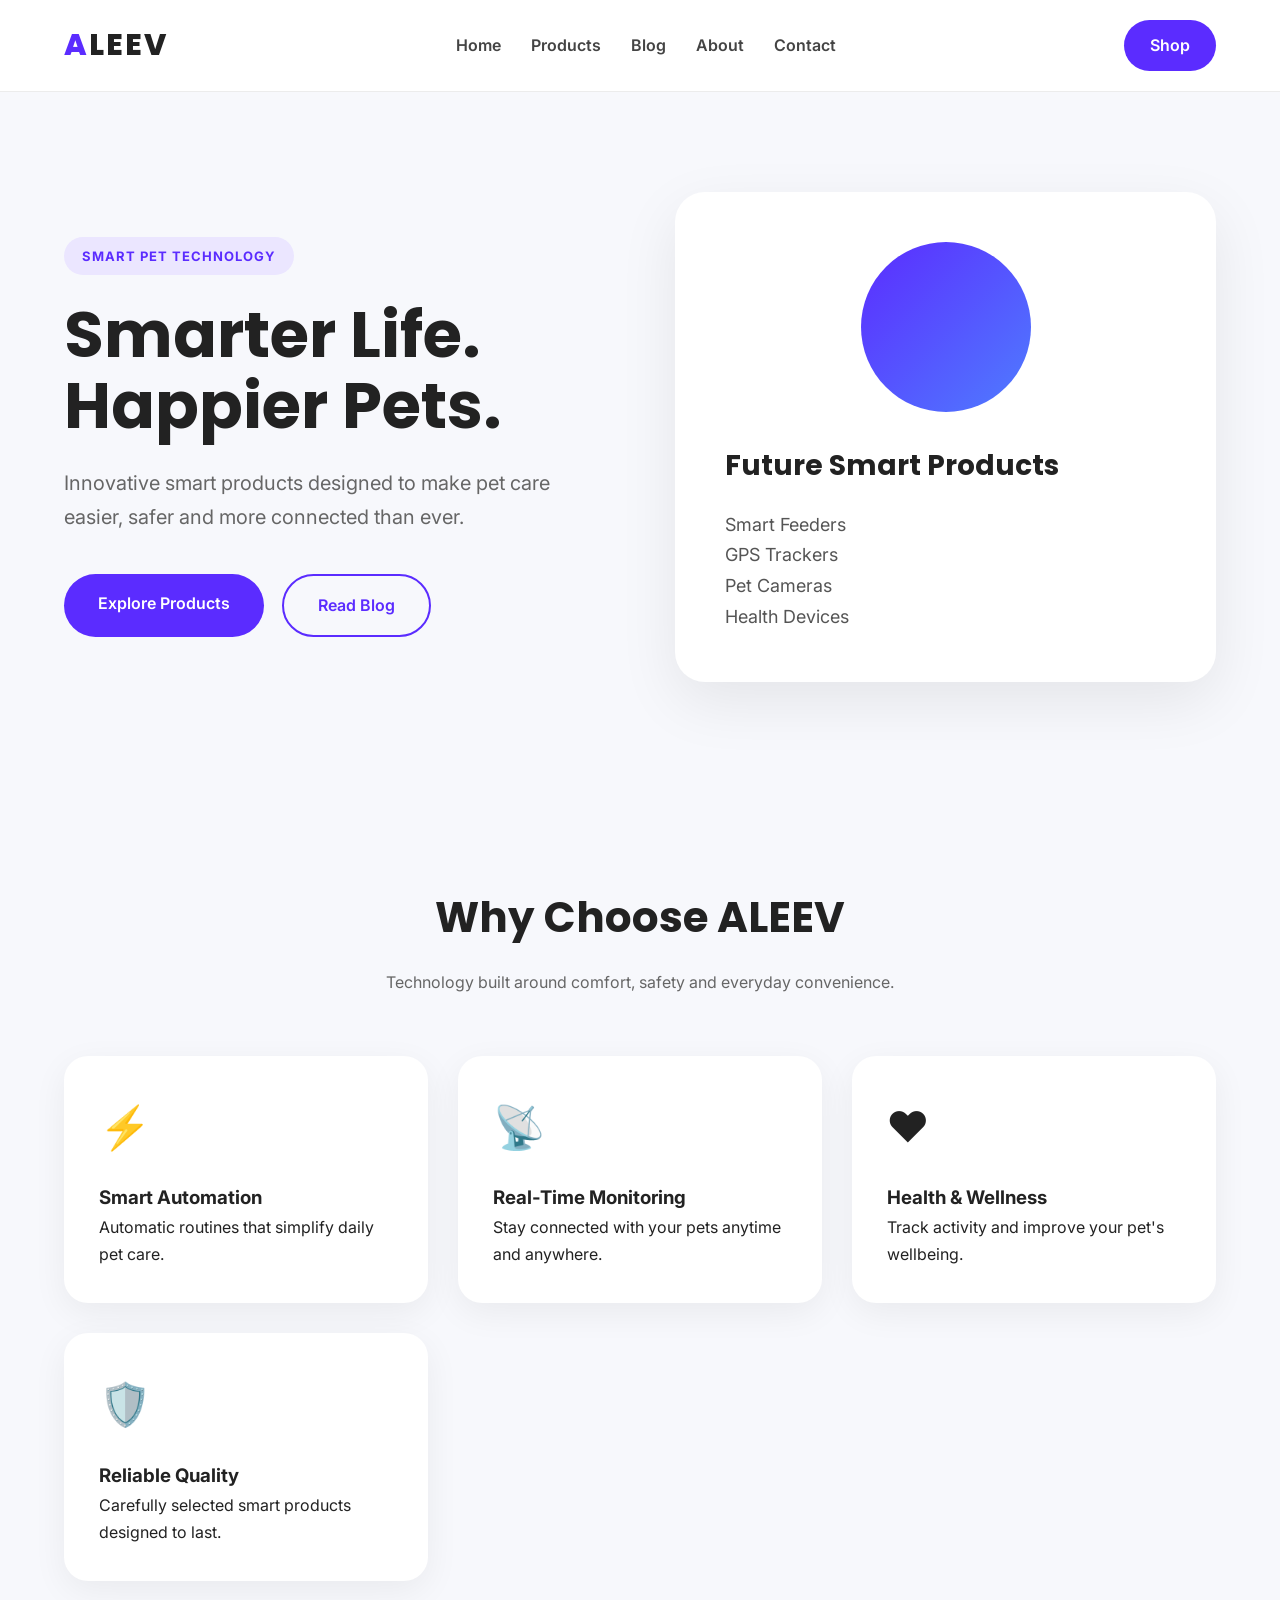
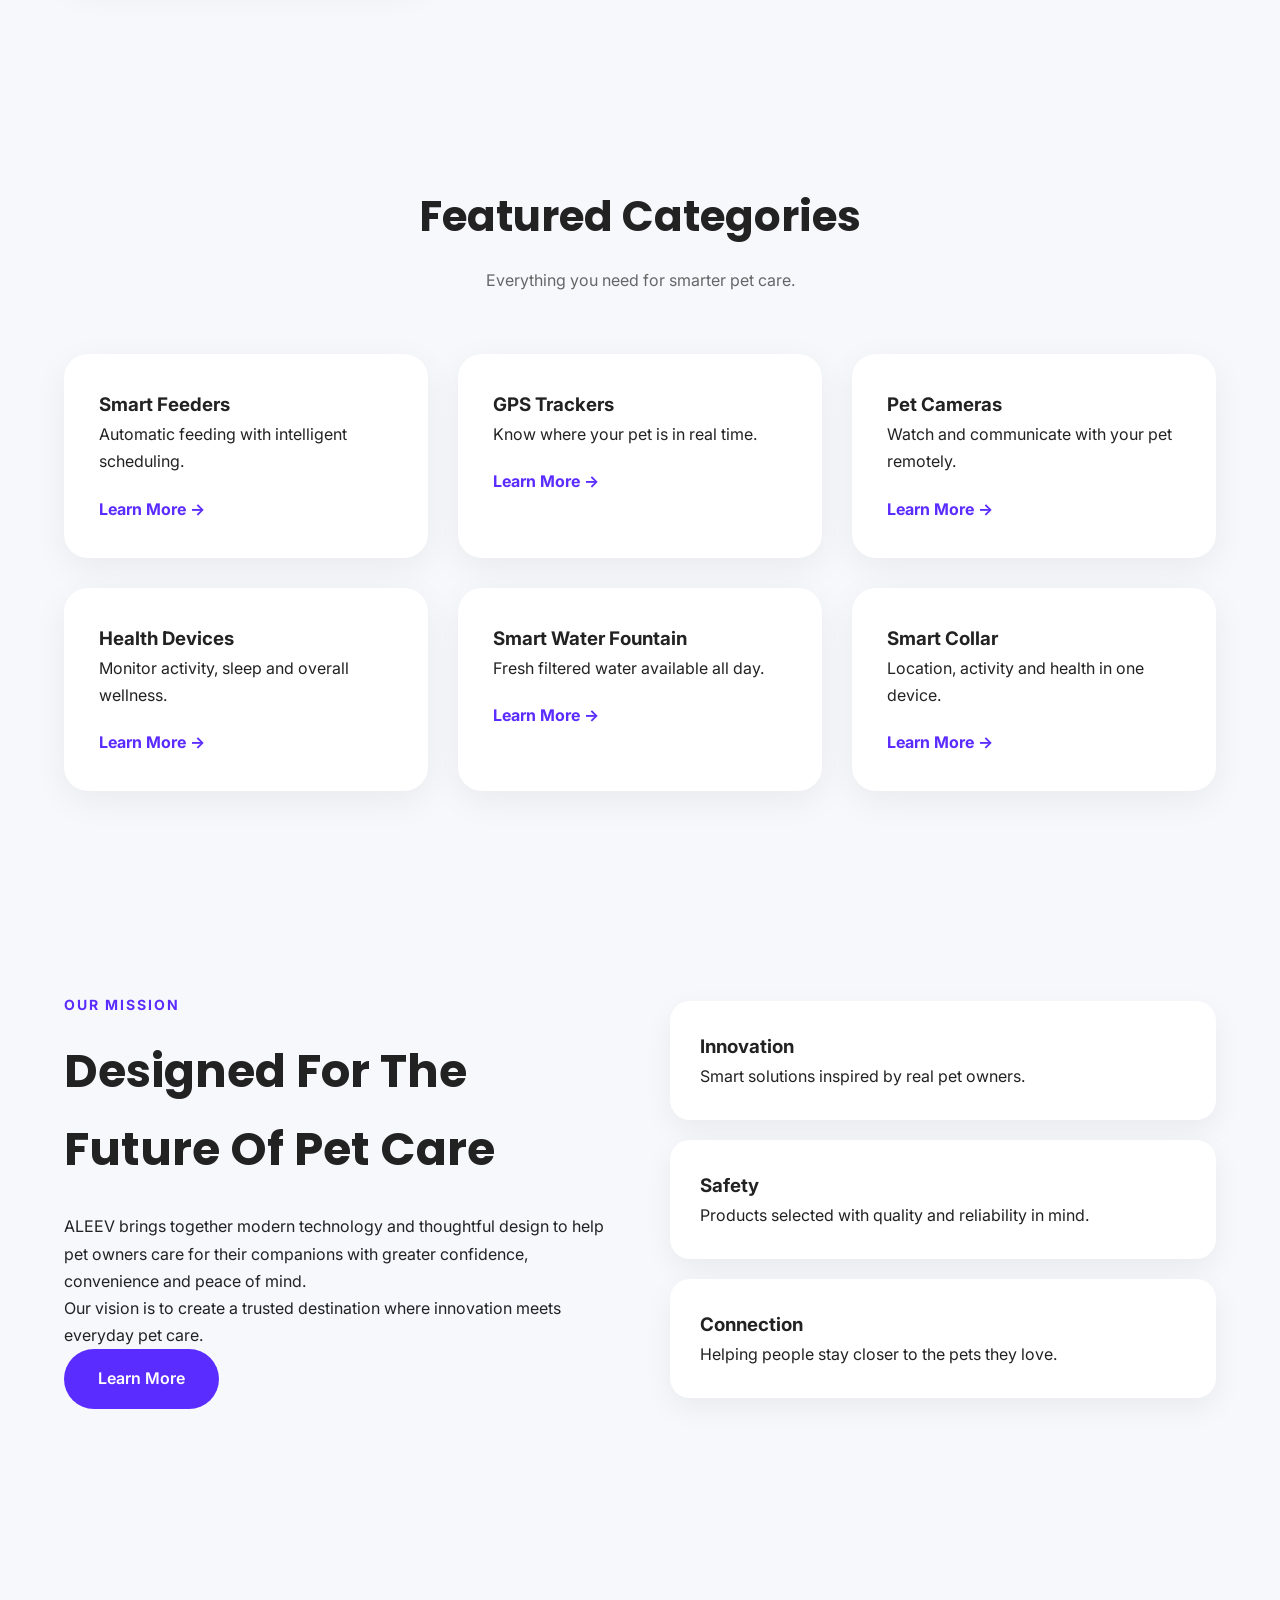
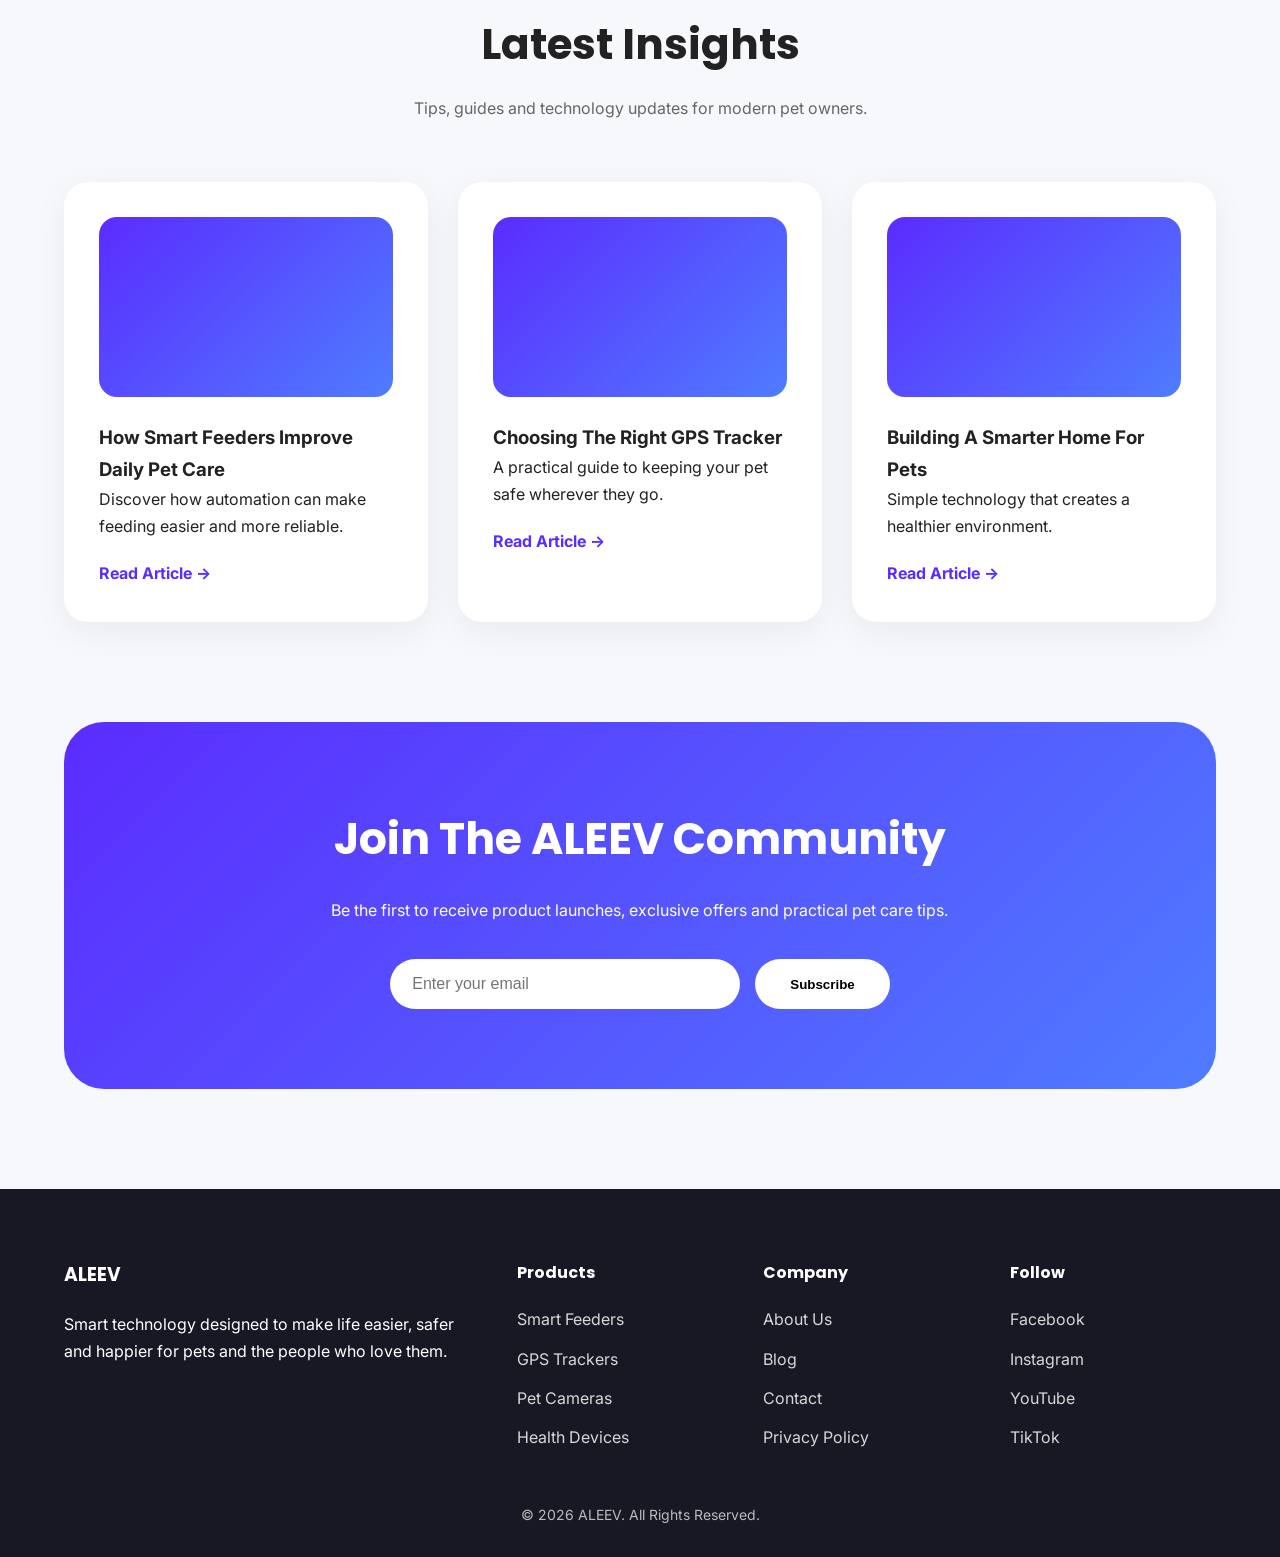
<file: index.html>
<!DOCTYPE html>
<html lang="en">

<head>

<meta charset="UTF-8">
<meta name="viewport" content="width=device-width, initial-scale=1.0">

<title>ALEEV | Smart Technology For Pets</title>

<meta name="description" content="Smart technology designed for happier, healthier and safer pets.">

<link rel="preconnect" href="https://fonts.googleapis.com">
<link rel="preconnect" href="https://fonts.gstatic.com" crossorigin>

<link href="https://fonts.googleapis.com/css2?family=Inter:wght@300;400;500;600&family=Poppins:wght@500;600;700;800&display=swap" rel="stylesheet">

<link rel="stylesheet" href="css/style.css">

</head>

<body>

<header>

<div class="container">

<a class="logo" href="#">
<span>A</span>LEEV
</a>

<nav>

<a href="#">Home</a>
<a href="#">Products</a>
<a href="#">Blog</a>
<a href="#">About</a>
<a href="#">Contact</a>

</nav>

<a href="#" class="shop-btn">

Shop

</a>

</div>

</header>

<section class="hero">

<div class="container hero-grid">

<div class="hero-left">

<div class="badge">

SMART PET TECHNOLOGY

</div>

<h1>

Smarter Life.<br>

Happier Pets.

</h1>

<p>

Innovative smart products designed to make pet care easier,
safer and more connected than ever.

</p>

<div class="hero-buttons">

<a href="#" class="btn-primary">

Explore Products

</a>

<a href="#" class="btn-secondary">

Read Blog

</a>

</div>

</div>

<div class="hero-right">

<div class="hero-card">

<div class="circle"></div>

<h3>Future Smart Products</h3>

<p>

Smart Feeders<br>
GPS Trackers<br>
Pet Cameras<br>
Health Devices

</p>

</div>

</div>

</div>

</section>
<section class="features">

<div class="container">

<div class="section-title">

<h2>Why Choose ALEEV</h2>

<p>
Technology built around comfort, safety and everyday convenience.
</p>

</div>

<div class="feature-grid">

<div class="feature-box">

<div class="icon">⚡</div>

<h3>Smart Automation</h3>

<p>
Automatic routines that simplify daily pet care.
</p>

</div>

<div class="feature-box">

<div class="icon">📡</div>

<h3>Real-Time Monitoring</h3>

<p>
Stay connected with your pets anytime and anywhere.
</p>

</div>

<div class="feature-box">

<div class="icon">❤️</div>

<h3>Health & Wellness</h3>

<p>
Track activity and improve your pet's wellbeing.
</p>

</div>

<div class="feature-box">

<div class="icon">🛡️</div>

<h3>Reliable Quality</h3>

<p>
Carefully selected smart products designed to last.
</p>

</div>

</div>

</div>

</section>

<section class="products">

<div class="container">

<div class="section-title">

<h2>Featured Categories</h2>

<p>
Everything you need for smarter pet care.
</p>

</div>

<div class="products-grid">

<div class="product">

<h3>Smart Feeders</h3>

<p>
Automatic feeding with intelligent scheduling.
</p>

<a href="#">Learn More →</a>

</div>

<div class="product">

<h3>GPS Trackers</h3>

<p>
Know where your pet is in real time.
</p>

<a href="#">Learn More →</a>

</div>

<div class="product">

<h3>Pet Cameras</h3>

<p>
Watch and communicate with your pet remotely.
</p>

<a href="#">Learn More →</a>

</div>

<div class="product">

<h3>Health Devices</h3>

<p>
Monitor activity, sleep and overall wellness.
</p>

<a href="#">Learn More →</a>

</div>

<div class="product">

<h3>Smart Water Fountain</h3>

<p>
Fresh filtered water available all day.
</p>

<a href="#">Learn More →</a>

</div>

<div class="product">

<h3>Smart Collar</h3>

<p>
Location, activity and health in one device.
</p>

<a href="#">Learn More →</a>

</div>

</div>

</div>

</section>
<section class="mission">

<div class="container mission-grid">

<div>

<span class="section-label">

OUR MISSION

</span>

<h2>

Designed For The Future
Of Pet Care

</h2>

<p>

ALEEV brings together modern technology and thoughtful design
to help pet owners care for their companions with greater
confidence, convenience and peace of mind.

</p>

<p>

Our vision is to create a trusted destination where innovation
meets everyday pet care.

</p>

<a href="#" class="btn-primary">

Learn More

</a>

</div>

<div class="mission-card">

<div class="mission-item">

<h3>Innovation</h3>

<p>
Smart solutions inspired by real pet owners.
</p>

</div>

<div class="mission-item">

<h3>Safety</h3>

<p>
Products selected with quality and reliability in mind.
</p>

</div>

<div class="mission-item">

<h3>Connection</h3>

<p>
Helping people stay closer to the pets they love.
</p>

</div>

</div>

</div>

</section>

<section class="blog-preview">

<div class="container">

<div class="section-title">

<h2>Latest Insights</h2>

<p>

Tips, guides and technology updates for modern pet owners.

</p>

</div>

<div class="blog-grid">

<article class="post">

<div class="post-image"></div>

<h3>

How Smart Feeders Improve Daily Pet Care

</h3>

<p>

Discover how automation can make feeding easier and more reliable.

</p>

<a href="#">

Read Article →

</a>

</article>

<article class="post">

<div class="post-image"></div>

<h3>

Choosing The Right GPS Tracker

</h3>

<p>

A practical guide to keeping your pet safe wherever they go.

</p>

<a href="#">

Read Article →

</a>

</article>

<article class="post">

<div class="post-image"></div>

<h3>

Building A Smarter Home For Pets

</h3>

<p>

Simple technology that creates a healthier environment.

</p>

<a href="#">

Read Article →

</a>

</article>

</div>

</div>

</section>

<section class="newsletter">

<div class="container">

<h2>

Join The ALEEV Community

</h2>

<p>

Be the first to receive product launches,
exclusive offers and practical pet care tips.

</p>

<form>

<input
type="email"
placeholder="Enter your email">

<button>

Subscribe

</button>

</form>

</div>

</section>
<footer>

<div class="container footer-grid">

<div>

<h3>ALEEV</h3>

<p>

Smart technology designed to make life easier,
safer and happier for pets and the people who love them.

</p>

</div>

<div>

<h4>Products</h4>

<ul>

<li><a href="#">Smart Feeders</a></li>

<li><a href="#">GPS Trackers</a></li>

<li><a href="#">Pet Cameras</a></li>

<li><a href="#">Health Devices</a></li>

</ul>

</div>

<div>

<h4>Company</h4>

<ul>

<li><a href="#">About Us</a></li>

<li><a href="#">Blog</a></li>

<li><a href="#">Contact</a></li>

<li><a href="#">Privacy Policy</a></li>

</ul>

</div>

<div>

<h4>Follow</h4>

<ul>

<li><a href="#">Facebook</a></li>

<li><a href="#">Instagram</a></li>

<li><a href="#">YouTube</a></li>

<li><a href="#">TikTok</a></li>

</ul>

</div>

</div>

<div class="copyright">

<p>

© 2026 ALEEV. All Rights Reserved.

</p>

</div>

</footer>

<script src="js/main.js"></script>

</body>

</html>
</file>
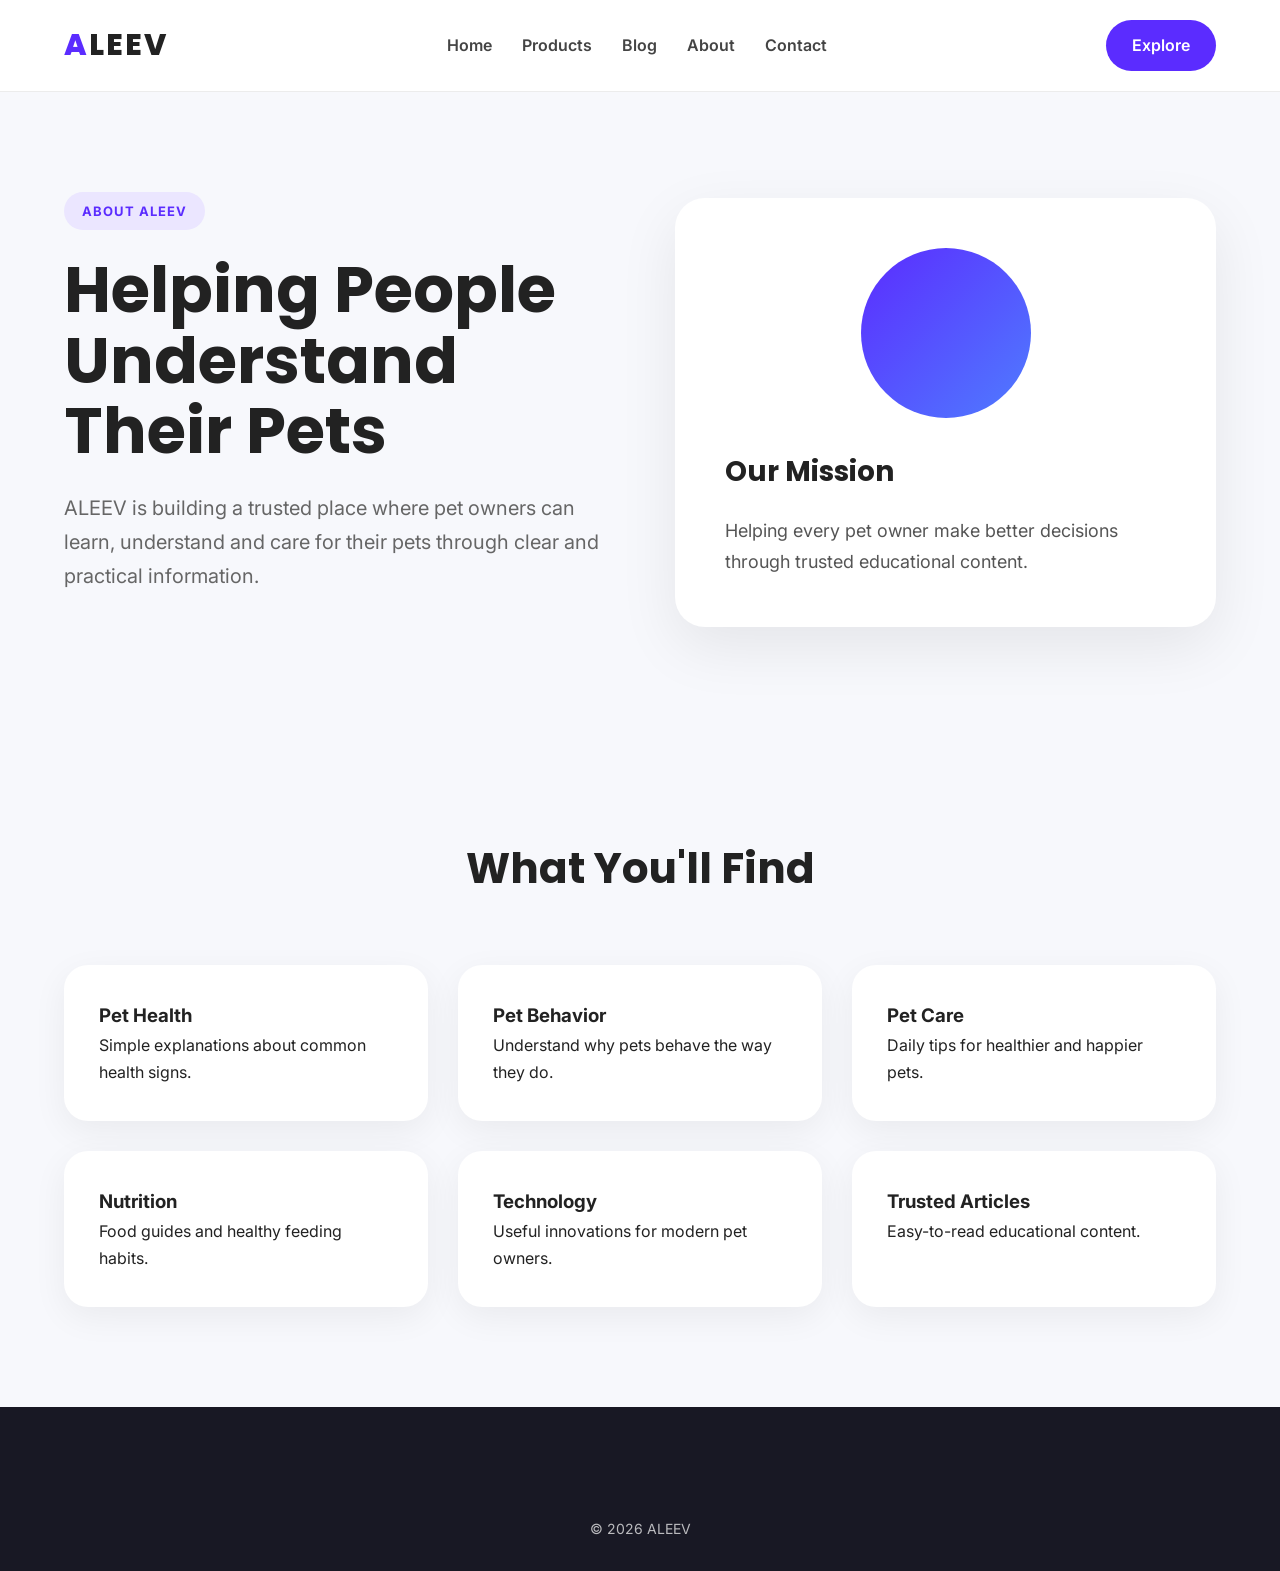
<file: about.html>
<!DOCTYPE html>
<html lang="en">

<head>

<meta charset="UTF-8">
<meta name="viewport" content="width=device-width, initial-scale=1.0">

<title>About | ALEEV</title>

<link rel="preconnect" href="https://fonts.googleapis.com">
<link rel="preconnect" href="https://fonts.gstatic.com" crossorigin>

<link href="https://fonts.googleapis.com/css2?family=Inter:wght@300;400;500;600&family=Poppins:wght@500;600;700;800&display=swap" rel="stylesheet">

<link rel="stylesheet" href="css/style.css">

</head>

<body>

<header>

<div class="container">

<a class="logo" href="index.html">
<span>A</span>LEEV
</a>

<nav>

<a href="index.html">Home</a>
<a href="products.html">Products</a>
<a href="blog.html">Blog</a>
<a href="about.html">About</a>
<a href="contact.html">Contact</a>

</nav>

<a href="products.html" class="shop-btn">

Explore

</a>

</div>

</header>

<section class="hero">

<div class="container hero-grid">

<div class="hero-left">

<div class="badge">

ABOUT ALEEV

</div>

<h1>

Helping People
Understand Their Pets

</h1>

<p>

ALEEV is building a trusted place where pet owners
can learn, understand and care for their pets
through clear and practical information.

</p>

</div>

<div class="hero-right">

<div class="hero-card">

<div class="circle"></div>

<h3>

Our Mission

</h3>

<p>

Helping every pet owner make better decisions
through trusted educational content.

</p>

</div>

</div>

</div>

</section>

<section class="features">

<div class="container">

<div class="section-title">

<h2>

What You'll Find

</h2>

</div>

<div class="feature-grid">

<div class="feature-box">

<h3>

Pet Health

</h3>

<p>

Simple explanations about common health signs.

</p>

</div>

<div class="feature-box">

<h3>

Pet Behavior

</h3>

<p>

Understand why pets behave the way they do.

</p>

</div>

<div class="feature-box">

<h3>

Pet Care

</h3>

<p>

Daily tips for healthier and happier pets.

</p>

</div>

<div class="feature-box">

<h3>

Nutrition

</h3>

<p>

Food guides and healthy feeding habits.

</p>

</div>

<div class="feature-box">

<h3>

Technology

</h3>

<p>

Useful innovations for modern pet owners.

</p>

</div>

<div class="feature-box">

<h3>

Trusted Articles

</h3>

<p>

Easy-to-read educational content.

</p>

</div>

</div>

</div>

</section>

<footer>

<div class="copyright">

<p>

© 2026 ALEEV

</p>

</div>

</footer>

<script src="js/main.js"></script>

</body>

</html>
</file>
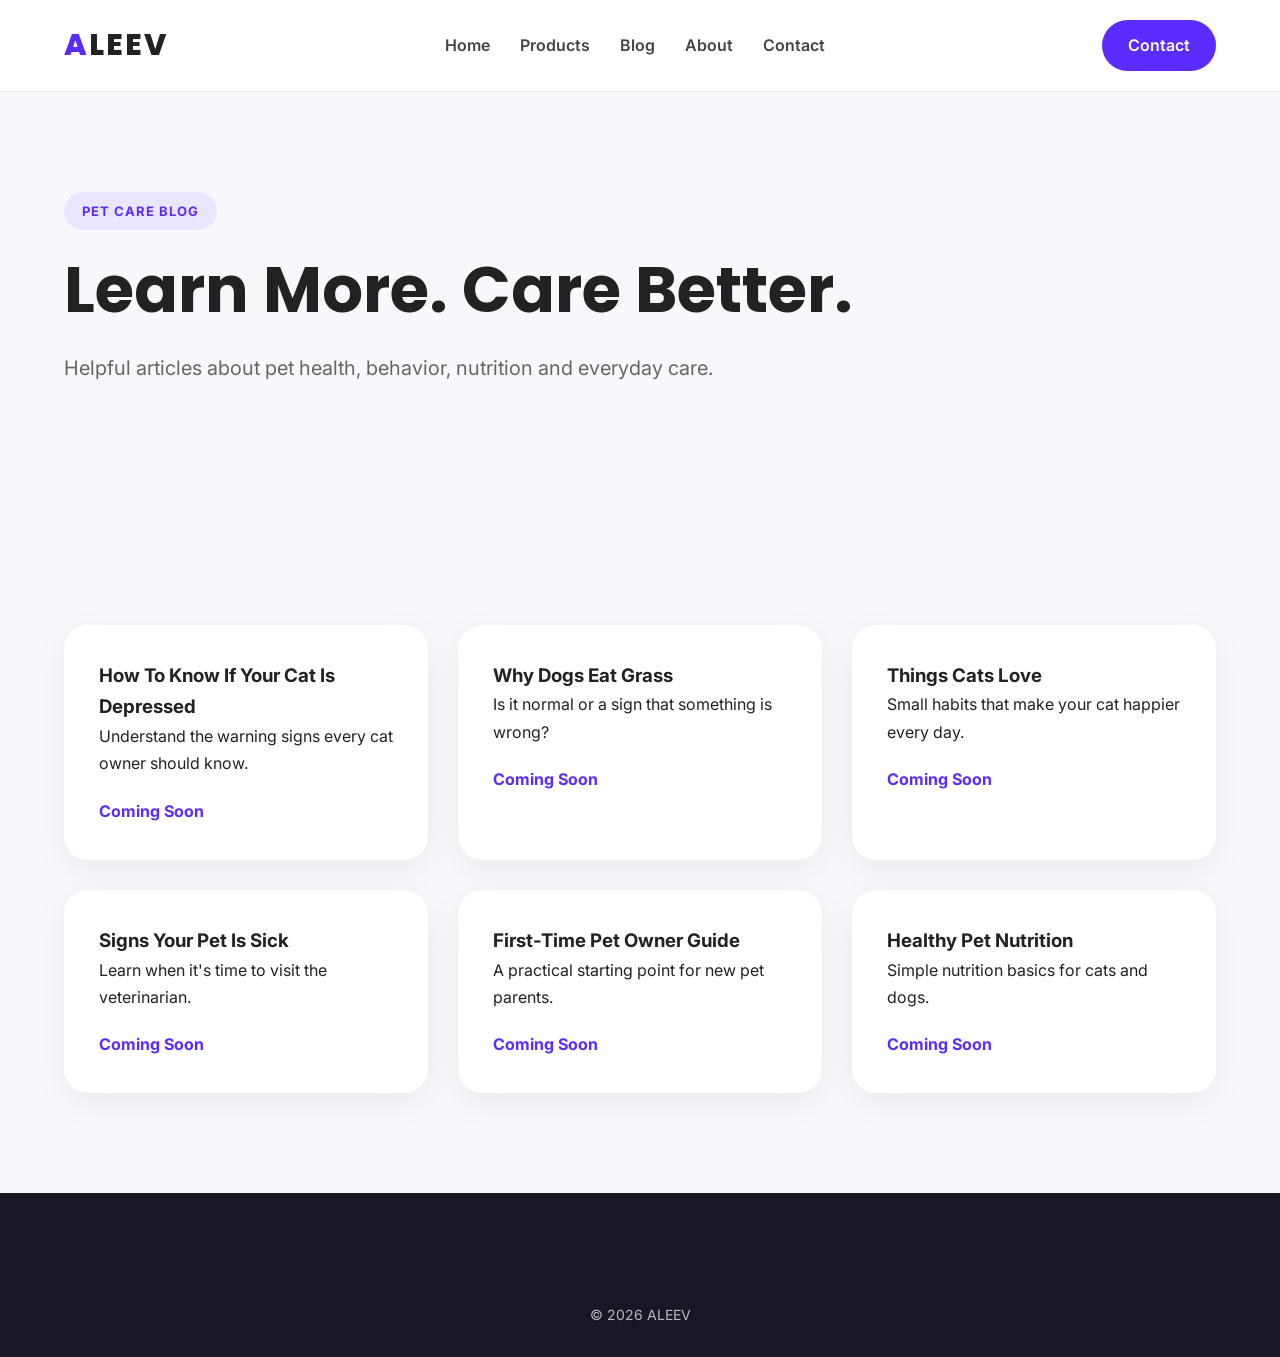
<file: blog.html>
<!DOCTYPE html>
<html lang="en">

<head>

<meta charset="UTF-8">
<meta name="viewport" content="width=device-width, initial-scale=1.0">

<title>Blog | ALEEV</title>

<link rel="preconnect" href="https://fonts.googleapis.com">
<link rel="preconnect" href="https://fonts.gstatic.com" crossorigin>

<link href="https://fonts.googleapis.com/css2?family=Inter:wght@300;400;500;600&family=Poppins:wght@500;600;700;800&display=swap" rel="stylesheet">

<link rel="stylesheet" href="css/style.css">

</head>

<body>

<header>

<div class="container">

<a class="logo" href="index.html">
<span>A</span>LEEV
</a>

<nav>

<a href="index.html">Home</a>
<a href="products.html">Products</a>
<a href="blog.html">Blog</a>
<a href="about.html">About</a>
<a href="contact.html">Contact</a>

</nav>

<a href="contact.html" class="shop-btn">

Contact

</a>

</div>

</header>

<section class="hero">

<div class="container">

<div class="hero-left">

<div class="badge">

PET CARE BLOG

</div>

<h1>

Learn More.
Care Better.

</h1>

<p>

Helpful articles about pet health,
behavior, nutrition and everyday care.

</p>

</div>

</div>

</section>

<section class="products">

<div class="container">

<div class="products-grid">

<div class="product">
<h3>How To Know If Your Cat Is Depressed</h3>
<p>Understand the warning signs every cat owner should know.</p>
<a href="#">Coming Soon</a>
</div>

<div class="product">
<h3>Why Dogs Eat Grass</h3>
<p>Is it normal or a sign that something is wrong?</p>
<a href="#">Coming Soon</a>
</div>

<div class="product">
<h3>Things Cats Love</h3>
<p>Small habits that make your cat happier every day.</p>
<a href="#">Coming Soon</a>
</div>

<div class="product">
<h3>Signs Your Pet Is Sick</h3>
<p>Learn when it's time to visit the veterinarian.</p>
<a href="#">Coming Soon</a>
</div>

<div class="product">
<h3>First-Time Pet Owner Guide</h3>
<p>A practical starting point for new pet parents.</p>
<a href="#">Coming Soon</a>
</div>

<div class="product">
<h3>Healthy Pet Nutrition</h3>
<p>Simple nutrition basics for cats and dogs.</p>
<a href="#">Coming Soon</a>
</div>

</div>

</div>

</section>

<footer>

<div class="copyright">

<p>

© 2026 ALEEV

</p>

</div>

</footer>

<script src="js/main.js"></script>

</body>

</html>
</file>
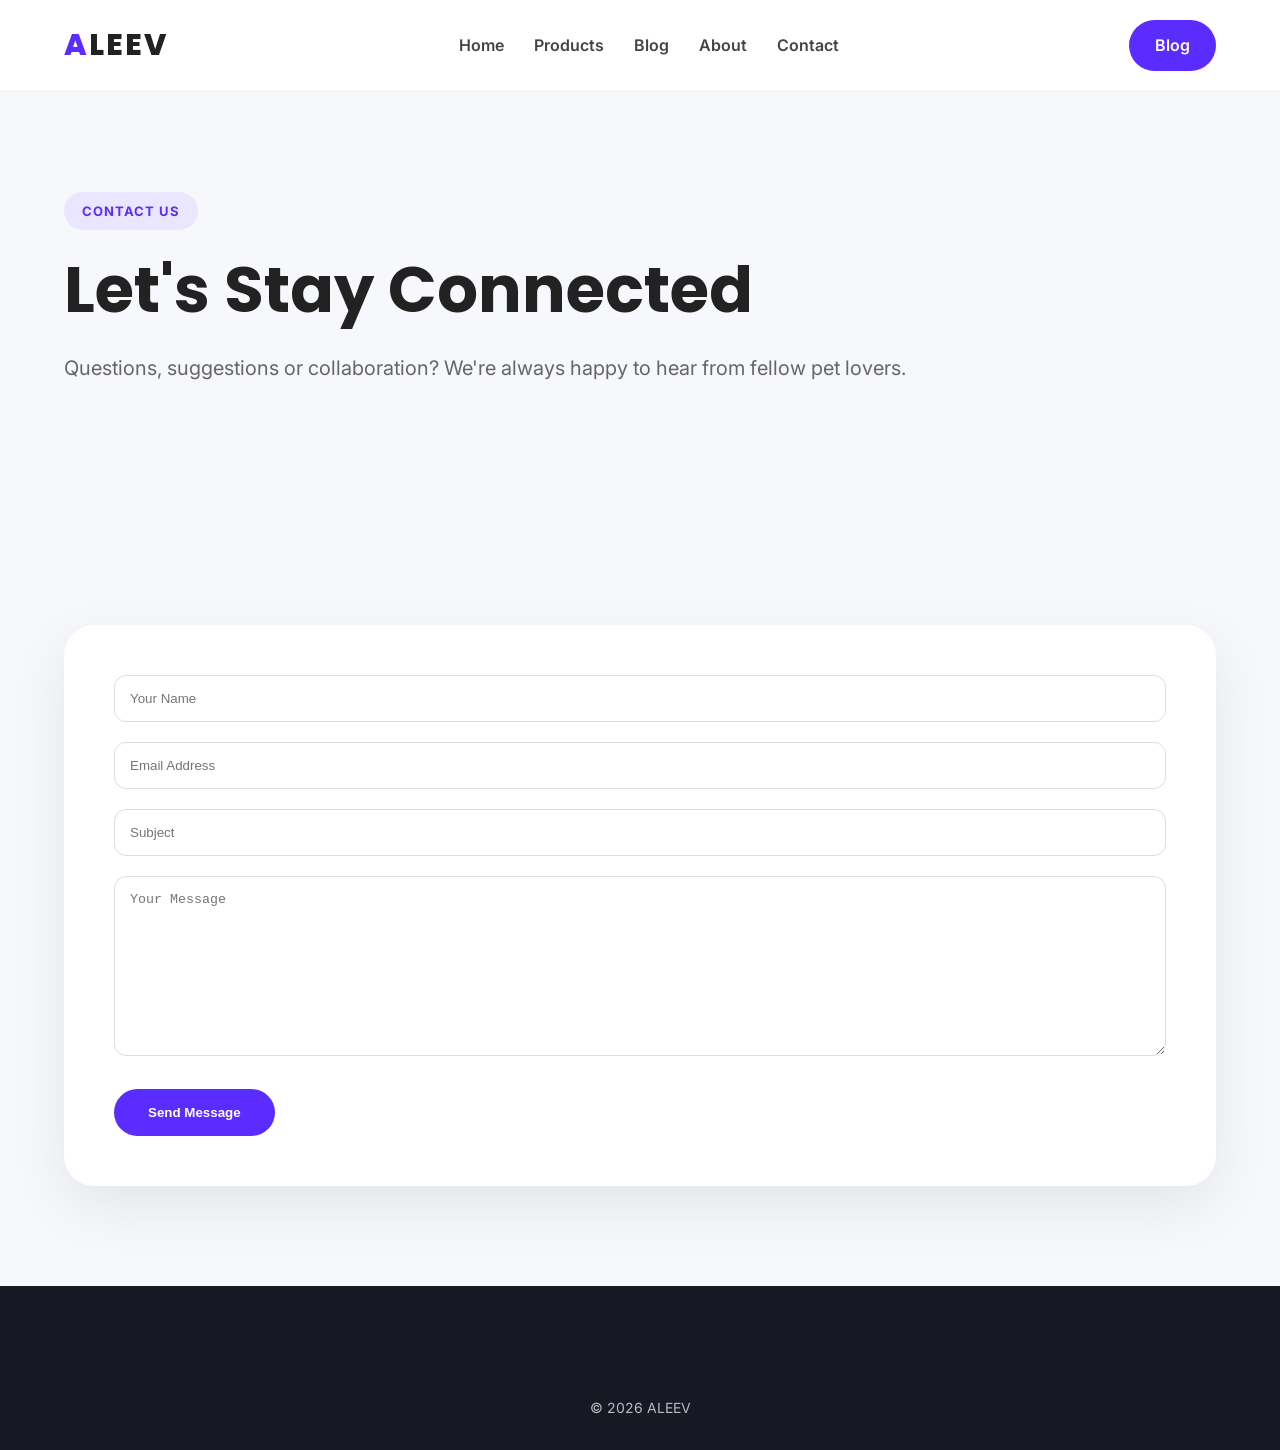
<file: contact.html>
<!DOCTYPE html>
<html lang="en">

<head>

<meta charset="UTF-8">
<meta name="viewport" content="width=device-width, initial-scale=1.0">

<title>Contact | ALEEV</title>

<link rel="preconnect" href="https://fonts.googleapis.com">
<link rel="preconnect" href="https://fonts.gstatic.com" crossorigin>

<link href="https://fonts.googleapis.com/css2?family=Inter:wght@300;400;500;600&family=Poppins:wght@500;600;700;800&display=swap" rel="stylesheet">

<link rel="stylesheet" href="css/style.css">

</head>

<body>

<header>

<div class="container">

<a class="logo" href="index.html">
<span>A</span>LEEV
</a>

<nav>

<a href="index.html">Home</a>
<a href="products.html">Products</a>
<a href="blog.html">Blog</a>
<a href="about.html">About</a>
<a href="contact.html">Contact</a>

</nav>

<a href="blog.html" class="shop-btn">

Blog

</a>

</div>

</header>

<section class="hero">

<div class="container">

<div class="hero-left">

<div class="badge">

CONTACT US

</div>

<h1>

Let's Stay Connected

</h1>

<p>

Questions, suggestions or collaboration?
We're always happy to hear from fellow pet lovers.

</p>

</div>

</div>

</section>

<section class="features">

<div class="container">

<form class="hero-card">

<input type="text" placeholder="Your Name" style="width:100%;padding:15px;margin-bottom:20px;border-radius:12px;border:1px solid #ddd;">

<input type="email" placeholder="Email Address" style="width:100%;padding:15px;margin-bottom:20px;border-radius:12px;border:1px solid #ddd;">

<input type="text" placeholder="Subject" style="width:100%;padding:15px;margin-bottom:20px;border-radius:12px;border:1px solid #ddd;">

<textarea placeholder="Your Message" style="width:100%;height:180px;padding:15px;border-radius:12px;border:1px solid #ddd;margin-bottom:25px;"></textarea>

<button class="btn-primary" style="border:none;cursor:pointer;">

Send Message

</button>

</form>

</div>

</section>

<footer>

<div class="copyright">

<p>

© 2026 ALEEV

</p>

</div>

</footer>

<script src="js/main.js"></script>

</body>

</html>
</file>
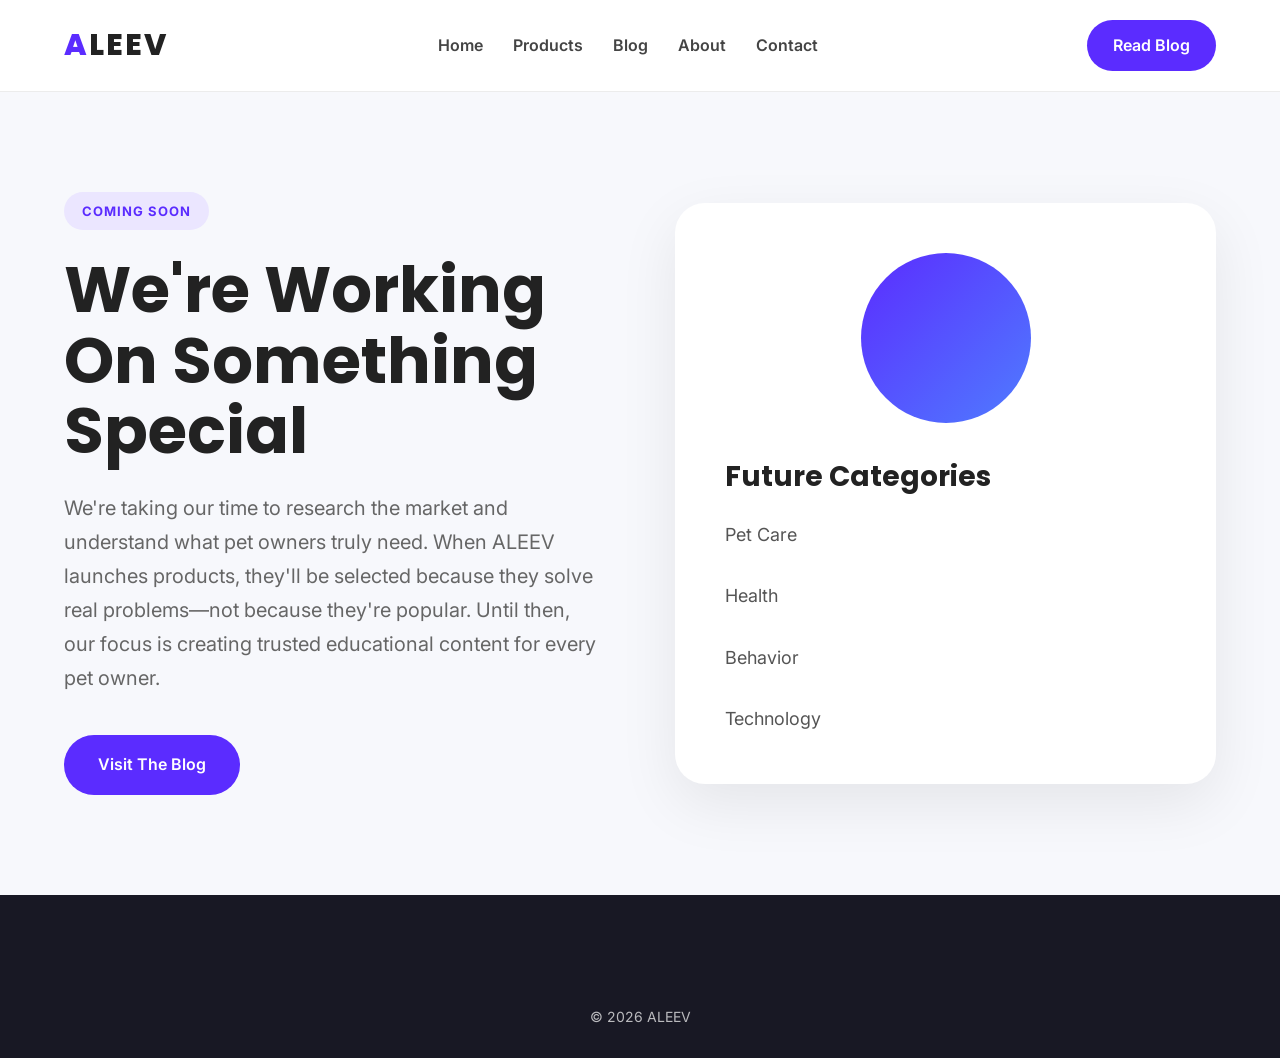
<file: products.html>
<!DOCTYPE html>
<html lang="en">

<head>

<meta charset="UTF-8">
<meta name="viewport" content="width=device-width, initial-scale=1.0">

<title>Products | ALEEV</title>

<link rel="preconnect" href="https://fonts.googleapis.com">
<link rel="preconnect" href="https://fonts.gstatic.com" crossorigin>

<link href="https://fonts.googleapis.com/css2?family=Inter:wght@300;400;500;600&family=Poppins:wght@500;600;700;800&display=swap" rel="stylesheet">

<link rel="stylesheet" href="css/style.css">

</head>

<body>

<header>

<div class="container">

<a class="logo" href="index.html">
<span>A</span>LEEV
</a>

<nav>

<a href="index.html">Home</a>
<a href="products.html">Products</a>
<a href="blog.html">Blog</a>
<a href="about.html">About</a>
<a href="contact.html">Contact</a>

</nav>

<a href="blog.html" class="shop-btn">

Read Blog

</a>

</div>

</header>

<section class="hero">

<div class="container hero-grid">

<div class="hero-left">

<div class="badge">

COMING SOON

</div>

<h1>

We're Working On
Something Special

</h1>

<p>

We're taking our time to research the market and understand what pet owners truly need.

When ALEEV launches products, they'll be selected because they solve real problems—not because they're popular.

Until then, our focus is creating trusted educational content for every pet owner.

</p>

<a href="blog.html" class="btn-primary">

Visit The Blog

</a>

</div>

<div class="hero-right">

<div class="hero-card">

<div class="circle"></div>

<h3>

Future Categories

</h3>

<p>

Pet Care

<br><br>

Health

<br><br>

Behavior

<br><br>

Technology

</p>

</div>

</div>

</div>

</section>

<footer>

<div class="copyright">

<p>

© 2026 ALEEV

</p>

</div>

</footer>

<script src="js/main.js"></script>

</body>

</html>
</file>
<file: css/style.css>
*{
margin:0;
padding:0;
box-sizing:border-box;
}

html{
scroll-behavior:smooth;
}

body{
font-family:'Inter',sans-serif;
background:#f7f8fc;
color:#222;
line-height:1.7;
}

.container{
width:90%;
max-width:1200px;
margin:auto;
}

header{
position:sticky;
top:0;
z-index:1000;
background:#ffffffee;
backdrop-filter:blur(12px);
border-bottom:1px solid #ececec;
}

header .container{
display:flex;
justify-content:space-between;
align-items:center;
padding:20px 0;
}

.logo{
font-family:'Poppins',sans-serif;
font-size:30px;
font-weight:800;
text-decoration:none;
color:#222;
letter-spacing:2px;
}

.logo span{
color:#5b2cff;
}

nav{
display:flex;
gap:30px;
}

nav a{
text-decoration:none;
color:#444;
font-weight:600;
transition:.3s;
}

nav a:hover{
color:#5b2cff;
}

.shop-btn{
background:#5b2cff;
color:#fff;
padding:12px 26px;
border-radius:40px;
text-decoration:none;
font-weight:600;
transition:.3s;
}

.shop-btn:hover{
background:#416dff;
transform:translateY(-2px);
}

.hero{
padding:100px 0;
}

.hero-grid{
display:grid;
grid-template-columns:1fr 1fr;
align-items:center;
gap:70px;
}

.badge{
display:inline-block;
padding:8px 18px;
background:#ebe6ff;
color:#5b2cff;
border-radius:30px;
font-size:13px;
font-weight:700;
letter-spacing:1px;
margin-bottom:25px;
}

.hero h1{
font-family:'Poppins',sans-serif;
font-size:64px;
line-height:1.1;
margin-bottom:25px;
}

.hero p{
font-size:20px;
color:#666;
margin-bottom:40px;
}

.hero-buttons{
display:flex;
gap:18px;
flex-wrap:wrap;
}

.btn-primary{
display:inline-block;
background:#5b2cff;
color:white;
padding:16px 34px;
border-radius:40px;
text-decoration:none;
font-weight:600;
transition:.3s;
}

.btn-primary:hover{
background:#416dff;
}

.btn-secondary{
display:inline-block;
padding:16px 34px;
border:2px solid #5b2cff;
border-radius:40px;
text-decoration:none;
font-weight:600;
color:#5b2cff;
transition:.3s;
}

.btn-secondary:hover{
background:#5b2cff;
color:#fff;
}

.hero-card{
background:white;
padding:50px;
border-radius:30px;
box-shadow:0 20px 60px rgba(0,0,0,.08);
position:relative;
overflow:hidden;
}

.circle{
width:170px;
height:170px;
border-radius:50%;
background:linear-gradient(135deg,#5b2cff,#4f7cff);
margin:0 auto 30px;
}

.hero-card h3{
font-family:'Poppins',sans-serif;
margin-bottom:20px;
font-size:28px;
}

.hero-card p{
margin:0;
font-size:18px;
color:#555;
}

.features,
.products,
.blog-preview,
.newsletter,
.mission{
padding:100px 0;
}

.section-title{
text-align:center;
margin-bottom:60px;
}

.section-title h2{
font-family:'Poppins',sans-serif;
font-size:42px;
margin-bottom:15px;
}

.section-title p{
max-width:700px;
margin:auto;
color:#666;
}

.feature-grid,
.products-grid,
.blog-grid{
display:grid;
grid-template-columns:repeat(3,1fr);
gap:30px;
}

.feature-box,
.product,
.post{
background:white;
padding:35px;
border-radius:24px;
box-shadow:0 10px 35px rgba(0,0,0,.06);
transition:.3s;
}

.feature-box:hover,
.product:hover,
.post:hover{
transform:translateY(-8px);
}

.icon{
font-size:42px;
margin-bottom:20px;
}

.product a,
.post a{
display:inline-block;
margin-top:20px;
text-decoration:none;
font-weight:700;
color:#5b2cff;
}

.mission-grid{
display:grid;
grid-template-columns:1fr 1fr;
gap:60px;
align-items:center;
}

.section-label{
display:inline-block;
margin-bottom:15px;
font-size:14px;
font-weight:700;
letter-spacing:2px;
color:#5b2cff;
}

.mission h2{
font-family:'Poppins',sans-serif;
font-size:46px;
margin-bottom:25px;
}

.mission-card{
display:flex;
flex-direction:column;
gap:20px;
}

.mission-item{
background:white;
padding:30px;
border-radius:20px;
box-shadow:0 10px 30px rgba(0,0,0,.06);
}

.post-image{
height:180px;
border-radius:18px;
background:linear-gradient(135deg,#5b2cff,#4f7cff);
margin-bottom:25px;
}

.newsletter{
text-align:center;
background:linear-gradient(135deg,#5b2cff,#4f7cff);
color:white;
border-radius:40px;
width:90%;
max-width:1200px;
margin:0 auto 100px;
padding:80px 40px;
}

.newsletter h2{
font-family:'Poppins',sans-serif;
font-size:44px;
margin-bottom:20px;
}

.newsletter p{
max-width:650px;
margin:0 auto 35px;
}

.newsletter form{
display:flex;
justify-content:center;
gap:15px;
flex-wrap:wrap;
}

.newsletter input{
padding:16px 22px;
width:350px;
border:none;
border-radius:40px;
font-size:16px;
}

.newsletter button{
padding:16px 35px;
border:none;
border-radius:40px;
background:#fff;
font-weight:700;
cursor:pointer;
}

footer{
background:#181824;
color:white;
padding:70px 0 30px;
}

.footer-grid{
display:grid;
grid-template-columns:2fr 1fr 1fr 1fr;
gap:40px;
}

footer h3,
footer h4{
margin-bottom:20px;
font-family:'Poppins',sans-serif;
}

footer ul{
list-style:none;
}

footer li{
margin-bottom:12px;
}

footer a{
color:#d7d7d7;
text-decoration:none;
}

footer a:hover{
color:white;
}

.copyright{
text-align:center;
padding-top:40px;
opacity:.7;
font-size:14px;
}

@media(max-width:900px){

nav{
display:none;
}

.hero-grid,
.mission-grid,
.feature-grid,
.products-grid,
.blog-grid,
.footer-grid{
grid-template-columns:1fr;
}

.hero h1{
font-size:46px;
}

.newsletter{
padding:60px 25px;
}

.newsletter h2{
font-size:34px;
}

}
</file>
